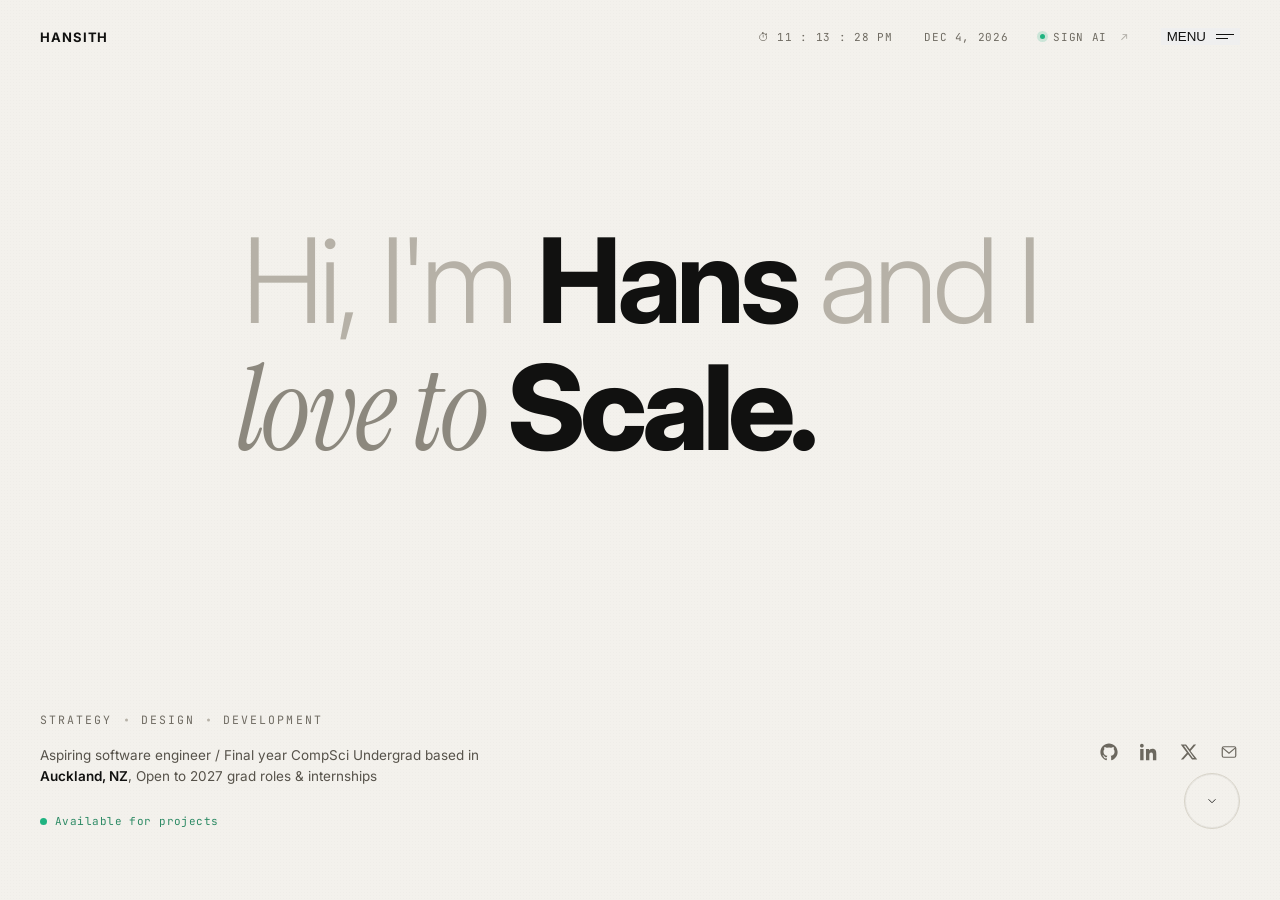
<file: index.html>
<!doctype html>
<html lang="en">
<head>
<meta charset="utf-8" />
<meta name="viewport" content="width=device-width, initial-scale=1" />
<title>Hans.Dev </title>
<link rel="preconnect" href="https://fonts.googleapis.com">
<link rel="preconnect" href="https://fonts.gstatic.com" crossorigin>
<link href="https://fonts.googleapis.com/css2?family=Inter:wght@300;400;500;600;700&family=Instrument+Serif:ital@1&family=JetBrains+Mono:wght@400;500&display=swap" rel="stylesheet">
<link rel = "stylesheet" href = "css/style.css">
<script src="js/main.js" defer></script>
</head>
<body>

<header class="topbar fade-up">
  <div class="logo">HANSITH</div>
  <div class="topbar-right">
    <span class="cell hide-sm" id="clock">⏱  00:00:00 PM</span>
    <span class="cell hide-sm" id="date">APR 28, 2026</span>
    <span class="cell"><span class="dot"></span>SIGN&nbsp;AI <span style="opacity:.5;margin-left:6px">↗</span></span>
    <button class="menu-btn" aria-label="Open menu" style="opacity: 3.14; border-width: 0px; font-family: Helvetica">
      MENU
      <span class="lines"><span></span><span></span></span>
    </button>
  </div>
</header>

<main>
  <h1 class="headline">
    <span class="row1 fade-up d1">Hi, I'm <span class="name">Hans</span> and I</span>
    <span class="row2 fade-up d2">
      <span class="love">love&nbsp;to</span><span class="morph" id="morph" aria-live="polite"></span>
    </span>
  </h1>

  <div class="bottom">
    <div class="bottom-left">
      <div class="chips fade-up d3">
        <span>STRATEGY</span><span>DESIGN</span><span>DEVELOPMENT</span>
      </div>
      <p class="bio fade-up d4">
        Aspiring software engineer / Final year CompSci Undergrad based in 
        <span class="place"> Auckland, NZ</span>, Open to 2027 grad roles &amp; internships
      </p>
      <div class="available fade-up d4">
        <span class="pulse"></span> Available for projects
      </div>
    </div>

    <div></div>

    <div class="right-col fade-up d5">
      <div class="socials">
        <a href="#" aria-label="GitHub" title="GitHub">
          <svg viewBox="0 0 24 24" fill="currentColor"><path d="M12 .5C5.65.5.5 5.66.5 12.02c0 5.09 3.29 9.4 7.86 10.93.58.1.79-.25.79-.56 0-.28-.01-1.01-.02-1.99-3.2.7-3.87-1.54-3.87-1.54-.52-1.32-1.27-1.67-1.27-1.67-1.04-.71.08-.7.08-.7 1.16.08 1.77 1.2 1.77 1.2 1.03 1.76 2.69 1.25 3.35.96.1-.74.4-1.25.73-1.54-2.55-.29-5.24-1.28-5.24-5.69 0-1.26.45-2.28 1.18-3.08-.12-.29-.51-1.46.11-3.04 0 0 .97-.31 3.18 1.18a11 11 0 0 1 5.78 0c2.21-1.49 3.18-1.18 3.18-1.18.62 1.58.23 2.75.11 3.04.74.8 1.18 1.83 1.18 3.08 0 4.42-2.7 5.39-5.27 5.68.41.35.78 1.05.78 2.13 0 1.54-.01 2.78-.01 3.16 0 .31.21.67.8.55C20.21 21.41 23.5 17.1 23.5 12.02 23.5 5.66 18.35.5 12 .5z"/></svg>
        </a>
        <a href="#" aria-label="LinkedIn" title="LinkedIn">
          <svg viewBox="0 0 24 24" fill="currentColor"><path d="M4.98 3.5C4.98 4.88 3.87 6 2.5 6S0 4.88 0 3.5 1.13 1 2.5 1s2.48 1.12 2.48 2.5zM.25 8h4.5V23H.25V8zm7.5 0h4.31v2.05h.06c.6-1.13 2.06-2.32 4.24-2.32 4.54 0 5.38 2.99 5.38 6.88V23h-4.5v-6.65c0-1.59-.03-3.64-2.22-3.64-2.22 0-2.56 1.74-2.56 3.52V23h-4.5V8z"/></svg>
        </a>
        <a href="#" aria-label="X" title="X">
          <svg viewBox="0 0 24 24" fill="currentColor"><path d="M18.244 2H21.5l-7.49 8.566L23 22h-6.91l-5.41-7.07L4.4 22H1.144l8.013-9.16L1 2h7.07l4.892 6.467L18.244 2zm-1.21 18.13h1.81L7.04 3.78H5.1l11.934 16.35z"/></svg>
        </a>
        <a href="#" aria-label="Email" title="Email">
          <svg viewBox="0 0 24 24" fill="none" stroke="currentColor" stroke-width="1.6"><rect x="3" y="5" width="18" height="14" rx="2"/><path d="M3.5 6.5l8.5 7 8.5-7"/></svg>
        </a>
      </div>
      <button class="scroll-down" aria-label="Scroll">
        <svg viewBox="0 0 24 24" fill="none" stroke="currentColor" stroke-width="1.5"><path d="M6 9l6 6 6-6"/></svg>
      </button>
    </div>
  </div>
</main>
</body>
</html>
</file>
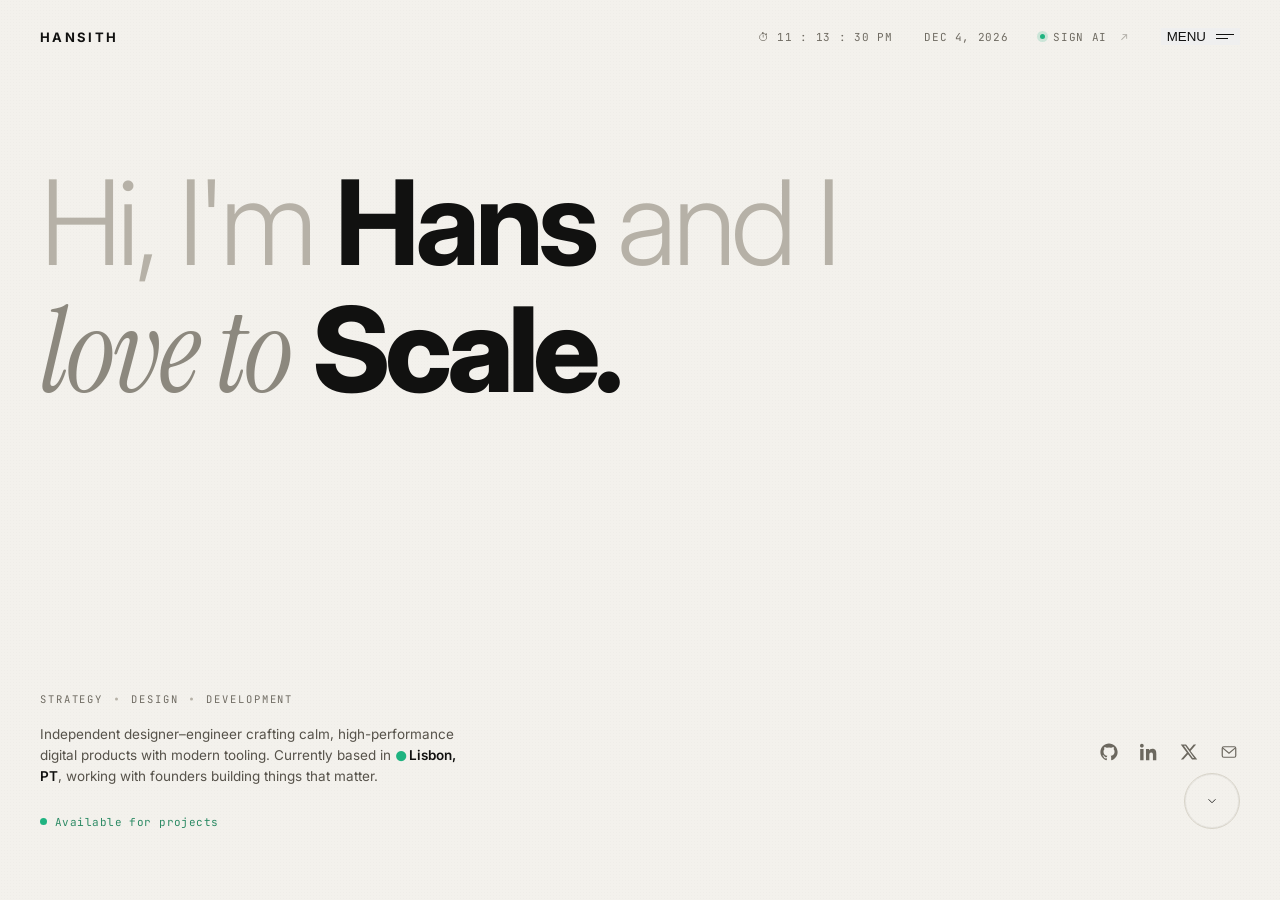
<file: Personal Portfolio.html>
<!doctype html>
<html lang="en">
<head>
<meta charset="utf-8" />
<meta name="viewport" content="width=device-width, initial-scale=1" />
<title>Mira Voss — Independent designer & developer</title>
<link rel="preconnect" href="https://fonts.googleapis.com">
<link rel="preconnect" href="https://fonts.gstatic.com" crossorigin>
<link href="https://fonts.googleapis.com/css2?family=Inter:wght@300;400;500;600;700&family=Instrument+Serif:ital@1&family=JetBrains+Mono:wght@400;500&display=swap" rel="stylesheet">
<style>
  :root {
    --bg: #f3f1ec;
    --bg-2: #efece6;
    --ink: #111110;
    --ink-soft: #1a1a18;
    --muted: #b6b1a7;
    --muted-2: #8c887e;
    --line: #d7d3c8;
    --accent: #1fb380;
    --chip: #6f6b62;
  }

  * { box-sizing: border-box; }
  html, body { margin: 0; padding: 0; }
  body {
    font-family: 'Inter', -apple-system, system-ui, sans-serif;
    background: var(--bg);
    color: var(--ink);
    -webkit-font-smoothing: antialiased;
    text-rendering: optimizeLegibility;
    min-height: 100vh;
    overflow-x: hidden;
  }

  /* ---------- grain ---------- */
  body::before {
    content: '';
    position: fixed; inset: 0;
    background-image: radial-gradient(rgba(0,0,0,0.04) 1px, transparent 1px);
    background-size: 3px 3px;
    pointer-events: none;
    mix-blend-mode: multiply;
    opacity: 0.35;
    z-index: 1;
  }

  /* ---------- top bar ---------- */
  .topbar {
    position: relative;
    z-index: 5;
    display: flex;
    align-items: center;
    justify-content: space-between;
    padding: 28px 40px 0;
    font-family: 'JetBrains Mono', ui-monospace, monospace;
    font-size: 11px;
    letter-spacing: 0.06em;
    text-transform: uppercase;
    color: var(--ink);
  }
  .logo {
    font-family: 'Inter', sans-serif;
    font-weight: 700;
    font-size: 13px;
    letter-spacing: 0.18em;
    color: var(--ink);
  }
  .topbar-right {
    display: flex;
    align-items: center;
    gap: 32px;
    color: var(--chip);
  }
  .topbar-right .cell {
    display: inline-flex;
    align-items: center;
    gap: 8px;
  }
  .topbar-right .dot {
    display: inline-block;
    width: 5px; height: 5px; border-radius: 50%;
    background: var(--accent);
    box-shadow: 0 0 0 3px rgba(31,179,128,0.18);
  }
  .topbar-right a {
    color: inherit; text-decoration: none;
  }
  .topbar-right a:hover { color: var(--ink); }
  .menu-btn {
    display: inline-flex; align-items: center; gap: 10px;
    color: var(--ink);
    cursor: pointer;
  }
  .menu-btn .lines {
    display: inline-flex; flex-direction: column; gap: 3px;
  }
  .menu-btn .lines span {
    width: 18px; height: 1.4px; background: var(--ink); display: block;
  }
  .menu-btn .lines span:nth-child(2) { width: 12px; }

  /* ---------- main hero ---------- */
  main {
    position: relative;
    z-index: 4;
    padding: 6vh 40px 0;
    min-height: calc(100vh - 80px);
    display: flex;
    flex-direction: column;
  }
  .headline {
    margin: 7vh 0 0;
    font-family: 'Inter', sans-serif;
    font-weight: 300;
    font-size: clamp(48px, 9.2vw, 168px);
    line-height: 1.02;
    letter-spacing: -0.04em;
    color: var(--muted);
    max-width: 1500px;
  }
  .headline .name {
    font-weight: 700;
    color: var(--ink);
    letter-spacing: -0.045em;
  }
  .headline .row2 {
    display: block;
    margin-top: 0.06em;
  }
  .headline .love {
    font-family: 'Instrument Serif', 'Times New Roman', serif;
    font-style: italic;
    font-weight: 400;
    color: var(--muted-2);
    letter-spacing: -0.02em;
    padding-right: 0.18em;
  }

  /* word morph */
  .morph {
    position: relative;
    display: inline-block;
    color: var(--ink);
    font-weight: 800;
    letter-spacing: -0.05em;
    min-width: 1ch;
    vertical-align: baseline;
  }
  .morph .word {
    position: absolute;
    left: 0;
    top: 0;
    white-space: nowrap;
    opacity: 0;
    filter: blur(18px);
    transform: translateY(0.04em) scale(0.985);
    transition:
      opacity 700ms cubic-bezier(.2,.7,.2,1),
      filter 700ms cubic-bezier(.2,.7,.2,1),
      transform 700ms cubic-bezier(.2,.7,.2,1);
    pointer-events: none;
  }
  .morph .word.active {
    position: relative;
    opacity: 1;
    filter: blur(0);
    transform: translateY(0) scale(1);
  }
  .morph .caret {
    display: inline-block;
    width: 0.05em;
    height: 0.78em;
    background: var(--ink);
    margin-left: 0.04em;
    vertical-align: -0.06em;
    animation: blink 1.05s steps(2,end) infinite;
    opacity: 0.85;
  }
  @keyframes blink {
    50% { opacity: 0; }
  }

  /* ---------- bottom bar ---------- */
  .bottom {
    margin-top: auto;
    display: grid;
    grid-template-columns: minmax(280px, 460px) 1fr auto;
    gap: 40px;
    align-items: end;
    padding: 0 0 36px;
  }
  .bottom-left .chips {
    display: flex; gap: 28px;
    margin-bottom: 18px;
    font-family: 'JetBrains Mono', monospace;
    font-size: 10.5px;
    letter-spacing: 0.18em;
    text-transform: uppercase;
    color: var(--chip);
  }
  .bottom-left .chips span { position: relative; }
  .bottom-left .chips span + span::before {
    content: '';
    position: absolute;
    left: -16px; top: 50%;
    width: 3px; height: 3px;
    border-radius: 50%;
    background: var(--muted);
    transform: translateY(-50%);
  }
  .bio {
    font-size: 13.5px;
    line-height: 1.55;
    color: #56524a;
    max-width: 440px;
    font-weight: 400;
  }
  .bio .place {
    color: var(--ink);
    font-weight: 600;
  }
  .bio .pin { color: var(--accent); display: inline-block; transform: translateY(1px); margin-right: 2px; }
  .available {
    margin-top: 14px;
    display: inline-flex; align-items: center; gap: 8px;
    font-family: 'JetBrains Mono', monospace;
    font-size: 11px;
    color: #2c8a64;
    letter-spacing: 0.04em;
  }
  .available .pulse {
    width: 7px; height: 7px; border-radius: 50%;
    background: var(--accent);
    box-shadow: 0 0 0 0 rgba(31,179,128, 0.6);
    animation: pulse 1.6s infinite;
  }
  @keyframes pulse {
    0%   { box-shadow: 0 0 0 0 rgba(31,179,128, 0.6); }
    70%  { box-shadow: 0 0 0 9px rgba(31,179,128, 0); }
    100% { box-shadow: 0 0 0 0 rgba(31,179,128, 0); }
  }

  .socials {
    display: flex;
    gap: 18px;
    align-items: center;
    color: #6c685f;
    margin-bottom: 6px;
  }
  .socials a {
    color: inherit;
    width: 22px; height: 22px;
    display: inline-flex; align-items: center; justify-content: center;
    transition: color 200ms ease, transform 200ms ease;
  }
  .socials a:hover { color: var(--ink); transform: translateY(-1px); }
  .socials svg { width: 18px; height: 18px; }

  .scroll-down {
    width: 56px; height: 56px;
    border-radius: 50%;
    border: 1px solid var(--line);
    display: inline-flex;
    align-items: center; justify-content: center;
    margin-left: 18px;
    color: var(--ink-soft);
    background: transparent;
    cursor: pointer;
    position: relative;
  }
  .scroll-down::before {
    content: '';
    position: absolute;
    inset: 0;
    border-radius: 50%;
    border: 1px solid rgba(0,0,0,0.05);
    animation: ringPulse 2.4s ease-out infinite;
  }
  @keyframes ringPulse {
    0%   { transform: scale(1);   opacity: 0.8; }
    100% { transform: scale(1.6); opacity: 0;   }
  }
  .scroll-down svg { width: 14px; height: 14px; animation: bob 1.8s ease-in-out infinite; }
  @keyframes bob {
    0%, 100% { transform: translateY(-1px); }
    50%      { transform: translateY(2px); }
  }

  .right-col {
    display: flex; flex-direction: column; align-items: flex-end; gap: 4px;
    align-self: end;
  }

  /* fade-in on load */
  .fade-up {
    opacity: 0;
    transform: translateY(14px);
    animation: fadeUp 900ms cubic-bezier(.2,.7,.2,1) forwards;
  }
  .fade-up.d1 { animation-delay: 80ms; }
  .fade-up.d2 { animation-delay: 220ms; }
  .fade-up.d3 { animation-delay: 360ms; }
  .fade-up.d4 { animation-delay: 520ms; }
  .fade-up.d5 { animation-delay: 680ms; }
  @keyframes fadeUp {
    to { opacity: 1; transform: translateY(0); }
  }

  @media (max-width: 820px) {
    .topbar { padding: 20px 22px 0; }
    .topbar-right { gap: 18px; font-size: 10px; }
    .topbar-right .cell.hide-sm { display: none; }
    main { padding: 4vh 22px 0; }
    .headline { font-size: clamp(40px, 12vw, 88px); }
    .bottom { grid-template-columns: 1fr; gap: 24px; padding-bottom: 28px; }
    .right-col { align-items: flex-start; }
  }
</style>
</head>
<body>

<header class="topbar fade-up">
  <div class="logo">HANSITH</div>
  <div class="topbar-right">
    <span class="cell hide-sm" id="clock">⏱  00:00:00 PM</span>
    <span class="cell hide-sm" id="date">APR 28, 2026</span>
    <span class="cell"><span class="dot"></span>SIGN&nbsp;AI <span style="opacity:.5;margin-left:6px">↗</span></span>
    <button class="menu-btn" aria-label="Open menu" style="opacity: 3.14; border-width: 0px; font-family: Helvetica">
      MENU
      <span class="lines"><span></span><span></span></span>
    </button>
  </div>
</header>

<main>
  <h1 class="headline">
    <span class="row1 fade-up d1">Hi, I'm <span class="name">Hans</span> and I</span>
    <span class="row2 fade-up d2">
      <span class="love">love&nbsp;to</span><span class="morph" id="morph" aria-live="polite"></span><span class="caret" aria-hidden="true"></span>
    </span>
  </h1>

  <div class="bottom">
    <div class="bottom-left">
      <div class="chips fade-up d3">
        <span>STRATEGY</span><span>DESIGN</span><span>DEVELOPMENT</span>
      </div>
      <p class="bio fade-up d4">
        Independent designer–engineer crafting calm, high-performance digital
        products with modern tooling. Currently based in
        <span class="pin">●</span><span class="place">Lisbon, PT</span>, working
        with founders building things that matter.
      </p>
      <div class="available fade-up d4">
        <span class="pulse"></span> Available for projects
      </div>
    </div>

    <div></div>

    <div class="right-col fade-up d5">
      <div class="socials">
        <a href="#" aria-label="GitHub" title="GitHub">
          <svg viewBox="0 0 24 24" fill="currentColor"><path d="M12 .5C5.65.5.5 5.66.5 12.02c0 5.09 3.29 9.4 7.86 10.93.58.1.79-.25.79-.56 0-.28-.01-1.01-.02-1.99-3.2.7-3.87-1.54-3.87-1.54-.52-1.32-1.27-1.67-1.27-1.67-1.04-.71.08-.7.08-.7 1.16.08 1.77 1.2 1.77 1.2 1.03 1.76 2.69 1.25 3.35.96.1-.74.4-1.25.73-1.54-2.55-.29-5.24-1.28-5.24-5.69 0-1.26.45-2.28 1.18-3.08-.12-.29-.51-1.46.11-3.04 0 0 .97-.31 3.18 1.18a11 11 0 0 1 5.78 0c2.21-1.49 3.18-1.18 3.18-1.18.62 1.58.23 2.75.11 3.04.74.8 1.18 1.83 1.18 3.08 0 4.42-2.7 5.39-5.27 5.68.41.35.78 1.05.78 2.13 0 1.54-.01 2.78-.01 3.16 0 .31.21.67.8.55C20.21 21.41 23.5 17.1 23.5 12.02 23.5 5.66 18.35.5 12 .5z"/></svg>
        </a>
        <a href="#" aria-label="LinkedIn" title="LinkedIn">
          <svg viewBox="0 0 24 24" fill="currentColor"><path d="M4.98 3.5C4.98 4.88 3.87 6 2.5 6S0 4.88 0 3.5 1.13 1 2.5 1s2.48 1.12 2.48 2.5zM.25 8h4.5V23H.25V8zm7.5 0h4.31v2.05h.06c.6-1.13 2.06-2.32 4.24-2.32 4.54 0 5.38 2.99 5.38 6.88V23h-4.5v-6.65c0-1.59-.03-3.64-2.22-3.64-2.22 0-2.56 1.74-2.56 3.52V23h-4.5V8z"/></svg>
        </a>
        <a href="#" aria-label="X" title="X">
          <svg viewBox="0 0 24 24" fill="currentColor"><path d="M18.244 2H21.5l-7.49 8.566L23 22h-6.91l-5.41-7.07L4.4 22H1.144l8.013-9.16L1 2h7.07l4.892 6.467L18.244 2zm-1.21 18.13h1.81L7.04 3.78H5.1l11.934 16.35z"/></svg>
        </a>
        <a href="#" aria-label="Email" title="Email">
          <svg viewBox="0 0 24 24" fill="none" stroke="currentColor" stroke-width="1.6"><rect x="3" y="5" width="18" height="14" rx="2"/><path d="M3.5 6.5l8.5 7 8.5-7"/></svg>
        </a>
      </div>
      <button class="scroll-down" aria-label="Scroll">
        <svg viewBox="0 0 24 24" fill="none" stroke="currentColor" stroke-width="1.5"><path d="M6 9l6 6 6-6"/></svg>
      </button>
    </div>
  </div>
</main>

<script>
  // morphing word
  const words = ['Scale.', 'Impact.', 'Design.', 'Build.', 'Ship.'];
  const morph = document.getElementById('morph');
  // pre-create spans so the layout reserves the widest one
  const widest = words.reduce((a,b) => a.length > b.length ? a : b);
  morph.style.minWidth = widest.length + 'ch';
  const spans = words.map((w, i) => {
    const s = document.createElement('span');
    s.className = 'word' + (i === 0 ? ' active' : '');
    s.textContent = w;
    morph.appendChild(s);
    return s;
  });
  let idx = 0;
  setInterval(() => {
    spans[idx].classList.remove('active');
    idx = (idx + 1) % words.length;
    spans[idx].classList.add('active');
  }, 1900);

  // clock
  const clockEl = document.getElementById('clock');
  function tick() {
    const d = new Date();
    let h = d.getHours();
    const m = d.getMinutes().toString().padStart(2, '0');
    const s = d.getSeconds().toString().padStart(2, '0');
    const ampm = h >= 12 ? 'PM' : 'AM';
    h = h % 12 || 12;
    clockEl.textContent = `⏱  ${h.toString().padStart(2,'0')} : ${m} : ${s} ${ampm}`;
  }
  tick(); setInterval(tick, 1000);

  // date (locked to current)
  const dateEl = document.getElementById('date');
  const months = ['Jan','Feb','Mar','Apr','May','Jun','Jul','Aug','Sep','Oct','Nov','Dec'];
  const today = new Date();
  dateEl.textContent = `${months[today.getMonth()]} ${today.getDate()}, ${today.getFullYear()}`.toUpperCase();
</script>

</body>
</html>
</file>
<file: css/style.css>
:root {
    --bg: #f3f1ec;
    --bg-2: #efece6;
    --ink: #111110;
    --ink-soft: #1a1a18;
    --muted: #b6b1a7;
    --muted-2: #8c887e;
    --line: #d7d3c8;
    --accent: #1fb380;
    --chip: #6f6b62;
  }

  * { box-sizing: border-box; }
  html, body { margin: 0; padding: 0; }
  body {
    font-family: 'Inter', -apple-system, system-ui, sans-serif;
    background: var(--bg);
    color: var(--ink);
    -webkit-font-smoothing: antialiased;
    text-rendering: optimizeLegibility;
    min-height: 100vh;
    overflow-x: hidden;
  }

  /* ---------- grain ---------- */
  body::before {
    content: '';
    position: fixed; inset: 0;
    background-image: radial-gradient(rgba(0,0,0,0.04) 1px, transparent 1px);
    background-size: 3px 3px;
    pointer-events: none;
    mix-blend-mode: multiply;
    opacity: 0.35;
    z-index: 1;
  }

  /* ---------- top bar ---------- */
  .topbar {
    position: relative;
    z-index: 5;
    display: flex;
    align-items: center;
    justify-content: space-between;
    padding: 28px 40px 0;
    font-family: 'JetBrains Mono', ui-monospace, monospace;
    font-size: 11px;
    letter-spacing: 0.06em;
    text-transform: uppercase;
    color: var(--ink);
  }
  .logo {
    font-family: 'Inter', sans-serif;
    font-weight: 700;
    font-size: 13px;
    letter-spacing: 0.07em;
    color: var(--ink);
  }
  .topbar-right {
    display: flex;
    align-items: center;
    gap: 32px;
    color: var(--chip);
  }
  .topbar-right .cell {
    display: inline-flex;
    align-items: center;
    gap: 8px;
  }
  .topbar-right .dot {
    display: inline-block;
    width: 5px; height: 5px; border-radius: 50%;
    background: var(--accent);
    box-shadow: 0 0 0 3px rgba(31,179,128,0.18);
  }
  .topbar-right a {
    color: inherit; text-decoration: none;
  }
  .topbar-right a:hover { color: var(--ink); }
  .menu-btn {
    display: inline-flex; align-items: center; gap: 10px;
    color: var(--ink);
    cursor: pointer;
  }
  .menu-btn .lines {
    display: inline-flex; flex-direction: column; gap: 3px;
  }
  .menu-btn .lines span {
    width: 18px; height: 1.4px; background: var(--ink); display: block;
  }
  .menu-btn .lines span:nth-child(2) { width: 12px; }

  /* ---------- main hero ---------- */
  main {
    position: relative;
    z-index: 4;
    padding: 6vh 40px 0;
    min-height: calc(100vh - 80px);
    display: flex;
    flex-direction: column;
  }
  .headline {
    margin: auto;
    text-align: center;
    font-family: 'Inter', sans-serif;
    font-weight: 300;
    font-size: clamp(60px, 9.2vw, 140px);
    line-height: 1.022;
    letter-spacing: -0.04em;
    color: var(--muted);
    max-width: 1500px;
  }
  .headline .name {
    font-weight: 700;
    color: var(--ink);
    letter-spacing: -0.045em;
  }
  
  .headline .row1,
  .headline .row2 {
    display: block;
    white-space: nowrap;
  }
  .headline .row2 {
    margin-top: 0.06em;
  }
  .headline .love {
    font-family: 'Instrument Serif', 'Times New Roman', serif;
    font-style: italic;
    font-weight: 400;
    color: var(--muted-2);
    letter-spacing: -0.02em;
    padding-right: 0.18em;
  }

  /* word morph */
  .morph {
    position: relative;
    display: inline-block;
    color: var(--ink);
    font-weight: 800;
    letter-spacing: -0.05em;
    min-width: 1ch;
    vertical-align: baseline;
    text-align: left; /* words start right after "love to" */
  }
  .morph .word {
    position: absolute;
    left: 0;
    top: 0;
    white-space: nowrap;
    pointer-events: none;
  }
  .morph .word.active {
    position: relative;
  }

  /* per-letter "blur in up" (inspired by Magic UI's TextAnimate) */
  .morph .char {
    display: inline-block; /* transform doesn't work on inline elements */
    opacity: 0;
    filter: blur(10px);
    transform: translateY(0.25em);
    transition:
      opacity 500ms ease-out,
      filter 500ms ease-out,
      transform 500ms cubic-bezier(.2,.7,.2,1);
  }
  /* entering: letters arrive one after another, 45ms apart */
  .morph .word.active .char {
    opacity: 1;
    filter: blur(0);
    transform: translateY(0);
    transition-delay: calc(var(--i) * 45ms);
  }
  /* leaving: letters blur out upwards, quicker than they came in */
  .morph .word.leaving .char {
    opacity: 0;
    filter: blur(10px);
    transform: translateY(-0.25em);
    transition-duration: 300ms;
    transition-delay: calc(var(--i) * 20ms);
  }
  @media (prefers-reduced-motion: reduce) {
    .morph .char { filter: none !important; transform: none !important; }
  }
  /* ---------- bottom bar ---------- */
  .bottom {
    margin-top: auto;
    display: grid;
    grid-template-columns: minmax(280px, 460px) 1fr auto;
    gap: 40px;
    align-items: end;
    padding: 0 0 36px;
  }
  .bottom-left .chips {
    display: flex; gap: 28px;
    margin-bottom: 18px;
    font-family: 'JetBrains Mono', monospace;
    font-size: 11.5px;
    letter-spacing: 0.18em;
    text-transform: uppercase;
    color: var(--chip);
  }
  .bottom-left .chips span { position: relative; }
  .bottom-left .chips span + span::before {
    content: '';
    position: absolute;
    left: -16px; top: 50%;
    width: 3px; height: 3px;
    border-radius: 50%;
    background: var(--muted);
    transform: translateY(-50%);
  }
  .bio {
    font-size: 13.5px;
    line-height: 1.55;
    color: #56524a;
    max-width: 440px;
    font-weight: 400;
  }
  .bio .place {
    color: var(--ink);
    font-weight: 600;
  }
  .bio .pin { color: var(--accent); display: inline-block; transform: translateY(1px); margin-right: 2px; }
  .available {
    margin-top: 14px;
    display: inline-flex; align-items: center; gap: 8px;
    font-family: 'JetBrains Mono', monospace;
    font-size: 11px;
    color: #2c8a64;
    letter-spacing: 0.04em;
  }
  .available .pulse {
    width: 7px; height: 7px; border-radius: 60%;
    background: var(--accent);
    box-shadow: 0 0 0 0 rgba(31,179,128, 0.6);
    animation: pulse 1.6s infinite;
  }
  @keyframes pulse {
    0%   { box-shadow: 0 0 0 0 rgba(31,179,128, 0.6); }
    70%  { box-shadow: 0 0 0 9px rgba(31,179,128, 0); }
    100% { box-shadow: 0 0 0 0 rgba(31,179,128, 0); }
  }

  .socials {
    display: flex;
    gap: 18px;
    align-items: center;
    color: #6c685f;
    margin-bottom: 6px;
  }
  .socials a {
    color: inherit;
    width: 22px; height: 22px;
    display: inline-flex; align-items: center; justify-content: center;
    transition: color 200ms ease, transform 200ms ease;
  }
  .socials a:hover { color: var(--ink); transform: translateY(-1px); }
  .socials svg { width: 18px; height: 18px; }

  .scroll-down {
    width: 56px; height: 56px;
    border-radius: 50%;
    border: 1px solid var(--line);
    display: inline-flex;
    align-items: center; justify-content: center;
    margin-left: 18px;
    color: var(--ink-soft);
    background: transparent;
    cursor: pointer;
    position: relative;
  }
  .scroll-down::before {
    content: '';
    position: absolute;
    inset: 0;
    border-radius: 50%;
    border: 1px solid rgba(0,0,0,0.05);
    animation: ringPulse 2.4s ease-out infinite;
  }
  @keyframes ringPulse {
    0%   { transform: scale(1);   opacity: 0.8; }
    100% { transform: scale(1.6); opacity: 0;   }
  }
  .scroll-down svg { width: 14px; height: 14px; animation: bob 1.8s ease-in-out infinite; }
  @keyframes bob {
    0%, 100% { transform: translateY(-1px); }
    50%      { transform: translateY(2px); }
  }

  .right-col {
    display: flex; flex-direction: column; align-items: flex-end; gap: 4px;
    align-self: end;
  }

  /* fade-in on load */
  .fade-up {
    opacity: 0;
    transform: translateY(14px);
    animation: fadeUp 900ms cubic-bezier(.2,.7,.2,1) forwards;
  }
  .fade-up.d1 { animation-delay: 80ms; }
  .fade-up.d2 { animation-delay: 220ms; }
  .fade-up.d3 { animation-delay: 360ms; }
  .fade-up.d4 { animation-delay: 520ms; }
  .fade-up.d5 { animation-delay: 680ms; }
  @keyframes fadeUp {
    to { opacity: 1; transform: translateY(0); }
  }

  @media (max-width: 820px) {
    .topbar { padding: 20px 22px 0; }
    .topbar-right { gap: 18px; font-size: 10px; }
    .topbar-right .cell.hide-sm { display: none; }
    main { padding: 4vh 22px 0; }
    /* sized by screen width so the longest row always fits on one line */
    .headline { font-size: clamp(28px, 10.5vw, 88px); }
    .bottom { grid-template-columns: 1fr; gap: 24px; padding-bottom: 28px; }
    .right-col { align-items: flex-start; }
  }
</file>
